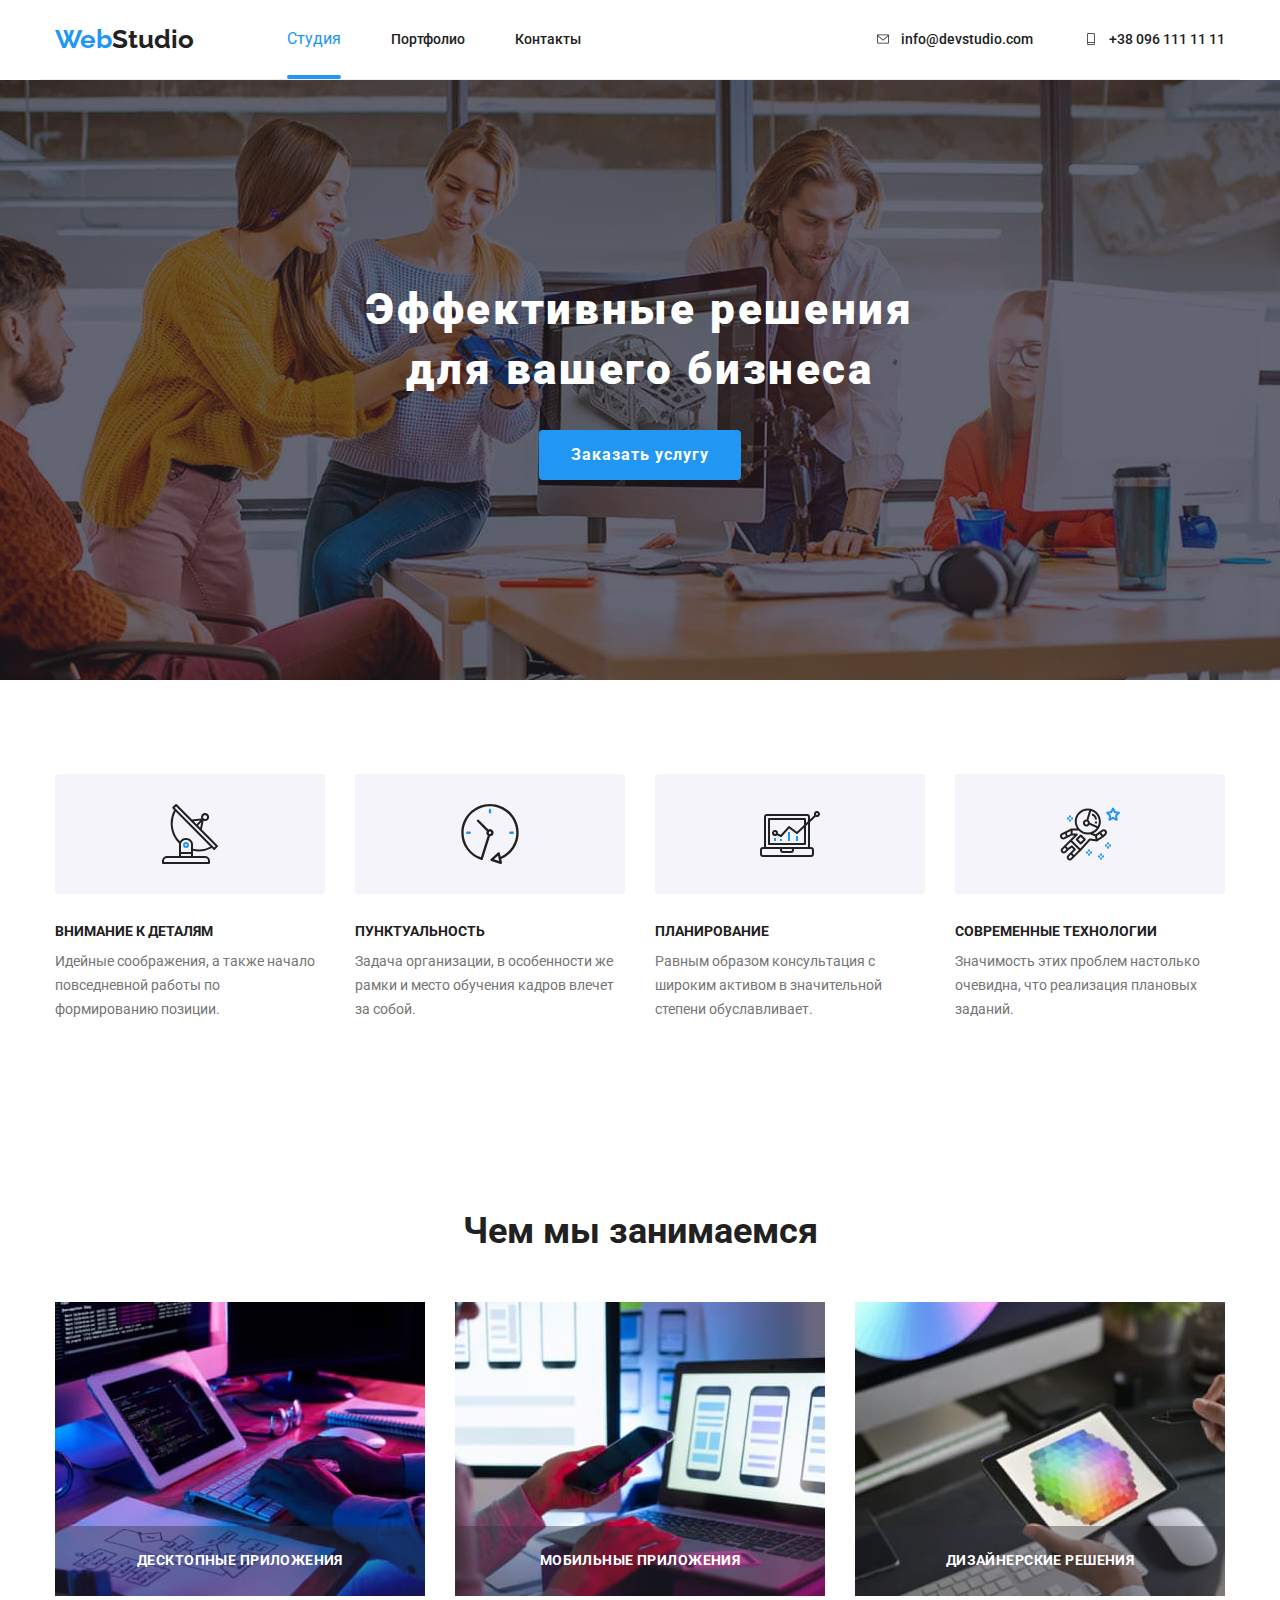
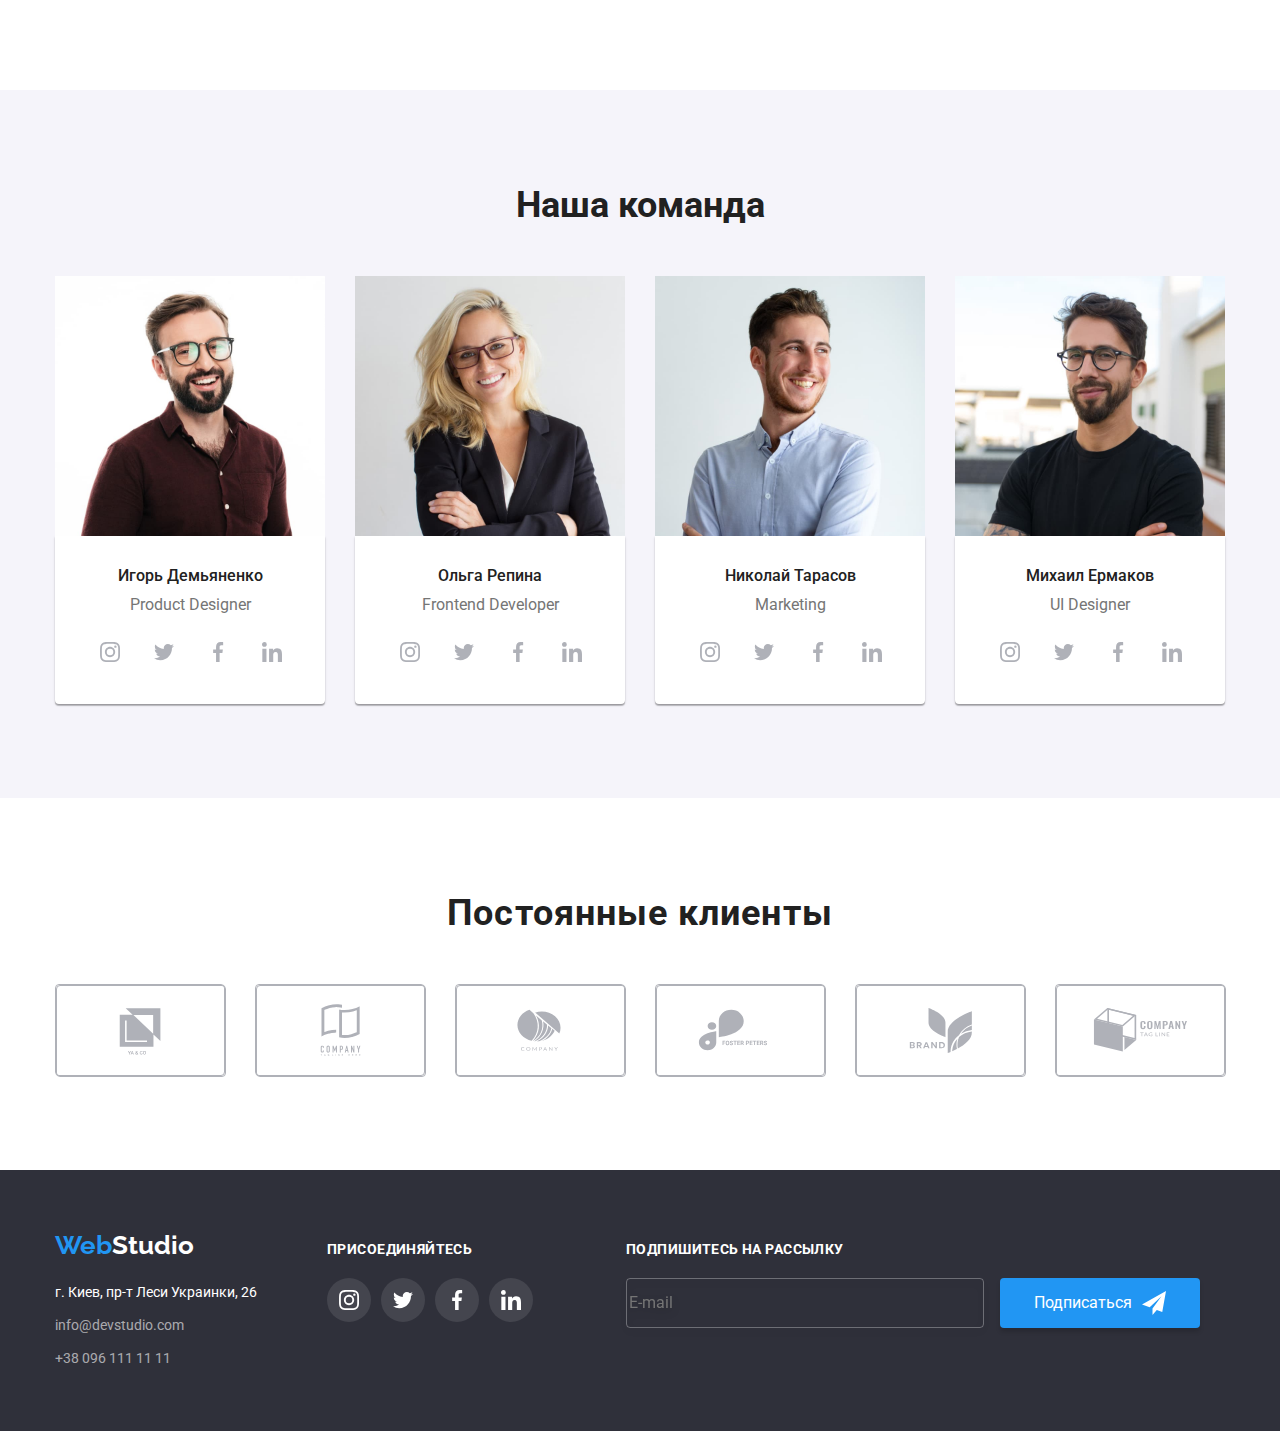
<file: index.html>
<!DOCTYPE html>
<html lang="ru">
  <head>
    <meta charset="UTF-8" />
    <meta http-equiv="X-UA-Compatible" content="IE=edge" />
    <meta name="viewport" content="width=device-width, initial-scale=1.0" />
    <link
      href="https://fonts.googleapis.com/css2?family=Montserrat:wght@400;700&family=Raleway:wght@700&family=Roboto:wght@400;500;700;900&display=swap"
      rel="stylesheet"
    />
    <title>Document</title>
    <link
      rel="stylesheet"
      href="https://cdnjs.cloudflare.com/ajax/libs/modern-normalize/1.1.0/modern-normalize.min.css
"
    />
    <link rel="stylesheet" href="./css/main.min.css" />
  </head>

  <body>
    <!--Хедер-->

    <header>
      <div class="container page-header box-header">
        <nav class="navigation">
          <a class="navigation__logo" href="./index.html"
            >Web<span class="navigation__logo--s">Studio</span>
          </a>
          <ul class="navigation__main">
            <li class="navigation__item">
              <a href="./index.html" class="navigation__link--current"
                >Студия</a
              >
            </li>
            <li class="navigation__item">
              <a href="./portfolio.html" class="navigation__link">Портфолио</a>
            </li>
            <li class="navigation__item">
              <a href="" class="navigation__link">Контакты</a>
            </li>
          </ul>
        </nav>
        <ul class="contact">
          <li class="contact__item">
            <a href="mailtoinfo@devstudio.com" class="contact__link">
              <svg class="contact__icon" width="16" height="12">
                <use href="./img/sprite.svg#icon-envelope"></use>
              </svg>
              info@devstudio.com
            </a>
          </li>
          <li class="contact__item">
            <a href="tel:+380961111111" class="contact__link">
              <svg class="contact__icon" width="16" height="12">
                <use href="./img/sprite.svg#icon-Vector"></use>
              </svg>
              +38 096 111 11 11
            </a>
          </li>
        </ul>
      </div>
    </header>
    <main>
      <!--Эффективные решения-->

      <section class="solutions">
        <div class="container">
          <h1 class="solutions__title">
            Эффективные решения <br />
            для вашего бизнеса
          </h1>
          <button
            data-modal-open
            class="solutions__button--primary"
            type="button"
          >
            Заказать услугу
          </button>
        </div>
      </section>

      <!--Наши преимущества-->

      <section class="benefit">
        <div class="container">
          <h2 class="visually-hidden">Наши преимущества</h2>
          <ul class="benefit__list">
            <li class="benefit__item">
              <svg class="benefit__icon">
                <use href="./img/sprite.svg#icon-antenna-1"></use>
              </svg>
            </li>
            <li class="benefit__item">
              <svg class="benefit__icon">
                <use href="./img/sprite.svg#icon-clock-1"></use>
              </svg>
            </li>
            <li class="benefit__item">
              <svg class="benefit__icon">
                <use href="./img/sprite.svg#icon-diagram-1"></use>
              </svg>
            </li>
            <li class="benefit__item">
              <svg class="benefit__icon">
                <use href="./img/sprite.svg#icon-astronaut-1"></use>
              </svg>
            </li>
          </ul>
          <ul class="details">
            <li class="details__item">
              <h3 class="details__header">ВНИМАНИЕ К ДЕТАЛЯМ</h3>
              <p class="details__paragraph">
                Идейные соображения, а также начало повседневной работы по
                формированию позиции.
              </p>
            </li>
            <li class="details__item">
              <h3 class="details__header">ПУНКТУАЛЬНОСТЬ</h3>
              <p class="details__paragraph">
                Задача организации, в особенности же рамки и место обучения
                кадров влечет за собой.
              </p>
            </li>
            <li class="details__item">
              <h3 class="details__header">ПЛАНИРОВАНИЕ</h3>
              <p class="details__paragraph">
                Равным образом консультация с широким активом в значительной
                степени обуславливает.
              </p>
            </li>
            <li class="details__item">
              <h3 class="details__header">СОВРЕМЕННЫЕ ТЕХНОЛОГИИ</h3>
              <p class="details__paragraph">
                Значимость этих проблем настолько очевидна, что реализация
                плановых заданий.
              </p>
            </li>
          </ul>
        </div>
      </section>

      <!--Чем мы занимаемся-->

      <section class="activity">
        <div class="container">
          <h2 class="activity__header">Чем мы занимаемся</h2>
          <ul class="activity__list">
            <li class="activity__item">
              <img src="./img/img.jpg" alt="Верстка" width="370" />
              <div class="activity__box">
                <p class="activity__paragraph">Десктопные приложения</p>
              </div>
            </li>
            <li class="activity__item">
              <img src="./img/img1.jpg" alt="Дизайн" width="370" />
              <div class="activity__box">
                <p class="activity__paragraph">Мобильные приложения</p>
              </div>
            </li>
            <li class="activity__item">
              <img src="./img/img2.jpg" alt="Оформление" width="370" />
              <div class="activity__box">
                <p class="activity__paragraph">Дизайнерские решения</p>
              </div>
            </li>
          </ul>
        </div>
      </section>

      <!--Наша команда-->

      <section class="team team__section">
        <div class="container">
          <h2 class="team__header">Наша команда</h2>
          <ul class="team__list">
            <li class="team__item">
              <img src="./img/imgi.jpg" alt="работник1" width="270" />
              <div class="work">
                <h3 class="work__name">Игорь Демьяненко</h3>
                <p class="work__position">Product Designer</p>

                <ul class="social__list">
                  <li class="social__item">
                    <a class="social__link" href=""
                      ><svg class="social__icon" width="20" height="20">
                        <use
                          href="./img/sprite.svg#icon-instagram-2"
                        ></use></svg
                    ></a>
                  </li>
                  <li class="social__item">
                    <a class="social__link" href=""
                      ><svg class="social__icon" width="20" height="20">
                        <use href="./img/sprite.svg#icon-twitter-1"></use></svg
                    ></a>
                  </li>
                  <li class="social__item">
                    <a class="social__link" href=""
                      ><svg class="social__icon" width="20" height="20">
                        <use href="./img/sprite.svg#icon-facebook-1"></use></svg
                    ></a>
                  </li>
                  <li class="social__item">
                    <a class="social__link" href=""
                      ><svg class="social__icon" width="20" height="20">
                        <use href="./img/sprite.svg#icon-linkedin-1"></use></svg
                    ></a>
                  </li>
                </ul>
              </div>
            </li>
            <li class="team__item">
              <img src="./img/imgo.jpg" alt="работник2" width="270" />
              <div class="work">
                <h3 class="work__name">Ольга Репина</h3>
                <p class="work__position">Frontend Developer</p>
                <ul class="social__list">
                  <li class="social__item">
                    <a class="social__link" href=""
                      ><svg class="social__icon" width="20" height="20">
                        <use
                          href="./img/sprite.svg#icon-instagram-2"
                        ></use></svg
                    ></a>
                  </li>
                  <li class="social__item">
                    <a class="social__link" href=""
                      ><svg class="social__icon" width="20" height="20">
                        <use href="./img/sprite.svg#icon-twitter-1"></use></svg
                    ></a>
                  </li>
                  <li class="social__item">
                    <a class="social__link" href=""
                      ><svg class="social__icon" width="20" height="20">
                        <use href="./img/sprite.svg#icon-facebook-1"></use></svg
                    ></a>
                  </li>
                  <li class="social__item">
                    <a class="social__link" href=""
                      ><svg class="social__icon" width="20" height="20">
                        <use href="./img/sprite.svg#icon-linkedin-1"></use></svg
                    ></a>
                  </li>
                </ul>
              </div>
            </li>
            <li class="team__item">
              <img src="./img/imgn.jpg" alt="работник3" width="270" />
              <div class="work">
                <h3 class="work__name">Николай Тарасов</h3>
                <p class="work__position">Marketing</p>
                <ul class="social__list">
                  <li class="social__item">
                    <a class="social__link" href=""
                      ><svg class="social__icon" width="20" height="20">
                        <use
                          href="./img/sprite.svg#icon-instagram-2"
                        ></use></svg
                    ></a>
                  </li>
                  <li class="social__item">
                    <a class="social__link" href=""
                      ><svg class="social__icon" width="20" height="20">
                        <use href="./img/sprite.svg#icon-twitter-1"></use></svg
                    ></a>
                  </li>
                  <li class="social__item">
                    <a class="social__link" href=""
                      ><svg class="social__icon" width="20" height="20">
                        <use href="./img/sprite.svg#icon-facebook-1"></use></svg
                    ></a>
                  </li>
                  <li class="social__item">
                    <a class="social__link" href=""
                      ><svg class="social__icon" width="20" height="20">
                        <use href="./img/sprite.svg#icon-linkedin-1"></use></svg
                    ></a>
                  </li>
                </ul>
              </div>
            </li>
            <li class="team__item">
              <img src="./img/imgm.jpg" alt="работник4" width="270" />
              <div class="work">
                <h3 class="work__name">Михаил Ермаков</h3>
                <p class="work__position">UI Designer</p>
                <ul class="social__list">
                  <li class="social__item">
                    <a class="social__link" href=""
                      ><svg class="social__icon" width="20" height="20">
                        <use
                          href="./img/sprite.svg#icon-instagram-2"
                        ></use></svg
                    ></a>
                  </li>
                  <li class="social__item">
                    <a class="social__link" href=""
                      ><svg class="social__icon" width="20" height="20">
                        <use href="./img/sprite.svg#icon-twitter-1"></use></svg
                    ></a>
                  </li>
                  <li class="social__item">
                    <a class="social__link" href=""
                      ><svg class="social__icon" width="20" height="20">
                        <use href="./img/sprite.svg#icon-facebook-1"></use></svg
                    ></a>
                  </li>
                  <li class="social__item">
                    <a class="social__link" href=""
                      ><svg class="social__icon" width="20" height="20">
                        <use href="./img/sprite.svg#icon-linkedin-1"></use></svg
                    ></a>
                  </li>
                </ul>
              </div>
            </li>
          </ul>
        </div>
      </section>

      <!-- Постоянные клиенты -->
      <section class="client">
        <div class="container">
          <h2 class="client__header">Постоянные клиенты</h2>
          <ul class="client__list">
            <li class="client__item">
              <a class="client__link" href="">
                <svg class="client__icon" width="106" height="60">
                  <use href="./img/sprite.svg#icon-Logo"></use>
                </svg>
              </a>
            </li>
            <li class="client__item">
              <a class="client__link" href="">
                <svg class="client__icon" width="106" height="60">
                  <use href="./img/sprite.svg#icon-Logo-1"></use>
                </svg>
              </a>
            </li>
            <li class="client__item">
              <a class="client__link" href="">
                <svg class="client__icon" width="106" height="60">
                  <use href="./img/sprite.svg#icon-Logo-2"></use>
                </svg>
              </a>
            </li>
            <li class="client__item">
              <a class="client__link" href="">
                <svg class="client__icon" width="106" height="60">
                  <use href="./img/sprite.svg#icon-Logo-3"></use>
                </svg>
              </a>
            </li>
            <li class="client__item">
              <a class="client__link" href="">
                <svg class="client__icon" width="106" height="60">
                  <use href="./img/sprite.svg#icon-Logo-4"></use>
                </svg>
              </a>
            </li>
            <li class="client__item">
              <a class="client__link" href="">
                <svg class="client__icon" width="106" height="60">
                  <use href="./img/sprite.svg#icon-Logo-5"></use>
                </svg>
              </a>
            </li>
          </ul>
        </div>
      </section>
    </main>

    <!--Футер-->

    <footer class="footer">
      <div class="container footer">
        <div>
        <a class="footer__logo" href="./index.html"
          >Web<span class="navigation__logo--s">Studio</span>
        </a>
        <address class="adress">
          <ul class="adress__list">
            <li class="adress__item">
              <a
                href="https://goo.gl/maps/sFrkbbnZgDk9SQtv6"
                class="adress__link"
                >г. Киев, пр-т Леси Украинки, 26</a
              >
            </li>
            <li class="adress__item">
              <a href="mailtoinfo@devstudio.com" class="adress__contact"
                >info@devstudio.com</a
              >
            </li>
            <li class="adress__item">
              <a href="tel:+380961111111" class="adress__contact"
                >+38 096 111 11 11</a
              >
            </li>
          </ul>
        </address>
      </div>
      <div class="join">
        <h3 class="join__paragraf">ПРИСОЕДИНЯЙТЕСЬ</h3>
        <ul class="join__list">
          <li class="join__item">
            <a class="join__link" href="">
              <svg class="join__icon" width="20" height="20">
                <use href="./img/sprite.svg#icon-instagram-2"></use>
              </svg>
            </a>
          </li>
          <li class="join__item">
            <a class="join__link" href="">
              <svg class="join__icon" width="20" height="20">
                <use href="./img/sprite.svg#icon-twitter-1"></use>
              </svg>
            </a>
          </li>
          <li class="join__item">
            <a class="join__link" href="">
              <svg class="join__icon" width="20" height="20">
                <use href="./img/sprite.svg#icon-facebook-1"></use>
              </svg>
            </a>
          </li>
          <li class="join__item">
            <a class="join__link" href="">
              <svg class="join__icon" width="20" height="20">
                <use href="./img/sprite.svg#icon-linkedin-1"></use>
              </svg>
            </a>
          </li>
        </ul>
      </div>

      <!------- Форма в футере ------->
      <div class="footer-form">
        <form action="">
          <h2 class="footer-form__header">Подпишитесь на рассылку</h2>
          <label class="footer-form__label"></label>
          <input
            class="footer-form__input"
            type="email"
            name="email"
            placeholder="E-mail"
          />
          <button class="footer-form__button">
            <span class="footer-form__subscribe"> Подписаться</span>
            <svg class="footer-form__icon" width="24" height="24">
              <use href="./img/sprite.svg#icon-icon-send"></use>
            </svg>
          </button>
        </form>
      </div>
    </footer>

    <!------- Модалка ------->
    <div class="backdrop is-hidden" data-modal>
      <div class="modal">
        <button class="modal__button" data-modal-close>
          <svg class="modal__icon" width="11px" height="11px">
            <use href="./img/sprite.svg#icon-close"></use>
          </svg>
        </button>

        <!-- Форма в модальном окне -->
        <form name="form" class="form">
          <h2 class="form__title">Оставьте свои данные, мы вам перезвоним</h2>
          <label class="form__label">
            <svg class="form__icon" width="18" height="18">
              <use href="./img/sprite.svg#icon-Vector-1"></use>
            </svg>
            Имя
            <input class="form__input" type="text" name="username" />
          </label>
          <label class="form__label">
            <svg class="form__icon" width="18" height="18">
              <use href="./img/sprite.svg#icon-Vector-2"></use>
            </svg>
            Телефон
            <input class="form__input" type="tel" name="phone" />
          </label>
          <label class="form__label">
            <svg class="form__icon" width="18" height="18">
              <use href="./img/sprite.svg#icon-Vector-3"></use>
            </svg>
            Почта
            <input class="form__input" type="email" name="mail" />
          </label>
          <label class="form__label">
            Комментарий
            <textarea
              class="form__input textarea"
              name="comment"
              cols="30"
              rows="10"
              placeholder="Введите текст"
            ></textarea>
          </label>

          <label class="term">
            <input type="checkbox" class="term__checkbox" />
            <svg class="term__frame" width="16" height="15">
              <use href="./img/sprite.svg#icon-frame"></use>
            </svg>
            <svg class="term__check" width="16" height="15">
              <use href="./img/sprite.svg#icon-check"></use>
            </svg>
            <span class="term__agree">Соглашаюсь с рассылкой и принимаю</span>
            <a class="term__link" href="">Условия договора</a>
          </label>
          <button type="submit" class="term__button">Отправить</button>
        </form>
      </div>
    </div>

    <script src="./js/modal.js"></script>
  </body>
</html>
</file>
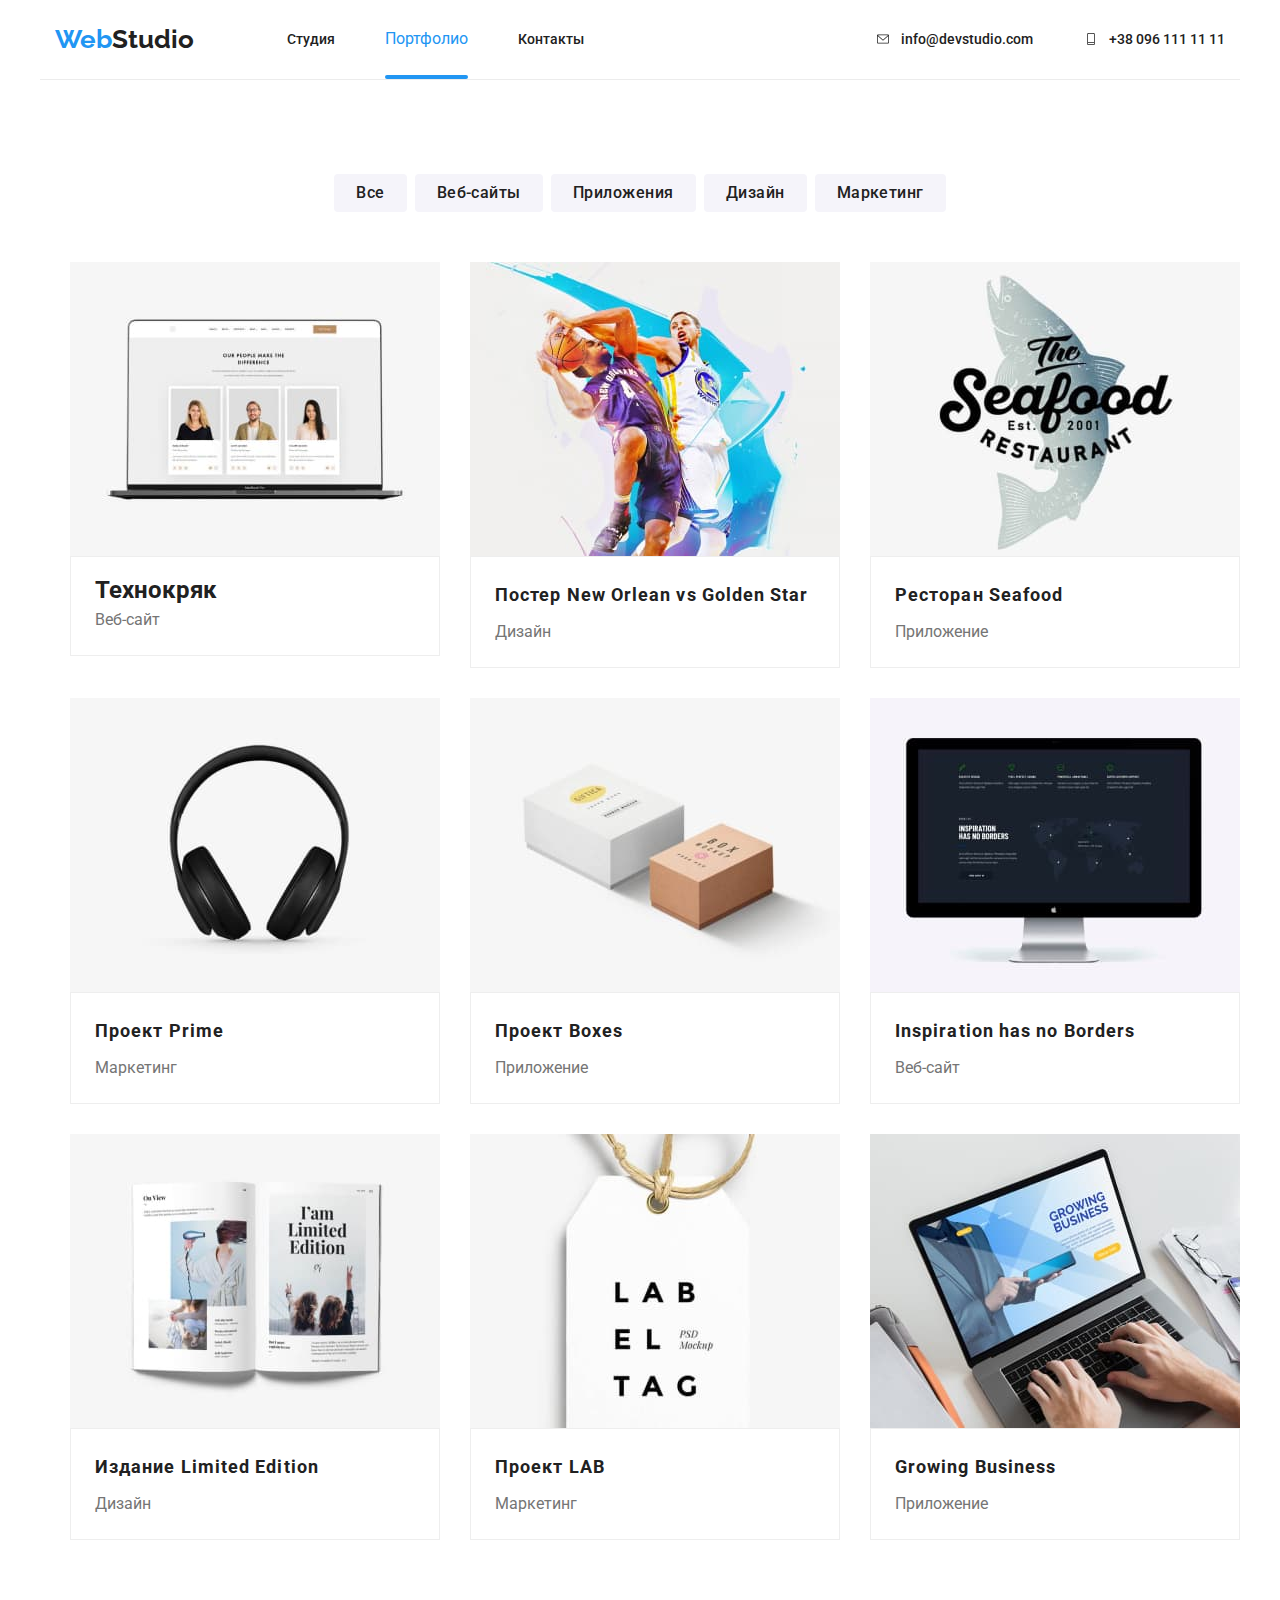
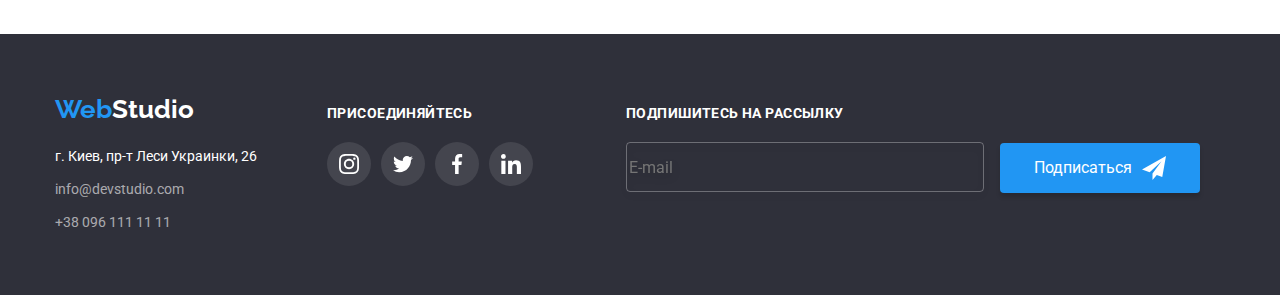
<file: portfolio.html>
<!DOCTYPE html>
<html lang="ru">
  <head>
    <meta charset="UTF-8" />
    <meta http-equiv="X-UA-Compatible" content="IE=edge" />
    <meta name="viewport" content="width=device-width, initial-scale=1.0" />
    <link
      href="https://fonts.googleapis.com/css2?family=Montserrat:wght@400;700&family=Raleway:wght@700&family=Roboto:wght@400;500;700;900&display=swap"
      rel="stylesheet"
    />
    <title>Document</title>
    <link
      rel="stylesheet"
      href="https://cdnjs.cloudflare.com/ajax/libs/modern-normalize/1.1.0/modern-normalize.min.css
"
    />
    <link rel="stylesheet" href="./css/main.min.css" />
  </head>
  <body>
      <header>
      <div class="container page-header box-header">
        <nav class="navigation">
          <a class="navigation__logo" href="./index.html"
            >Web<span class="navigation__logo--s">Studio</span>
          </a>
          <ul class="navigation__main">
            <li class="navigation__item">
              <a href="./index.html" class="navigation__link"
                >Студия</a
              >
            </li>
            <li class="navigation__item">
              <a href="./portfolio.html" class="navigation__link--current">Портфолио</a>
            </li>
            <li class="navigation__item">
              <a href="" class="navigation__link">Контакты</a>
            </li>
          </ul>
        </nav>
        <ul class="contact">
          <li class="contact__item">
            <a href="mailtoinfo@devstudio.com" class="contact__link">
              <svg class="contact__icon" width="16" height="12">
                <use href="./img/sprite.svg#icon-envelope"></use>
              </svg>
              info@devstudio.com
            </a>
          </li>
          <li class="contact__item">
            <a href="tel:+380961111111" class="contact__link">
              <svg class="contact__icon" width="16" height="12">
                <use href="./img/sprite.svg#icon-Vector"></use>
              </svg>
              +38 096 111 11 11
            </a>
          </li>
        </ul>
      </div>
    </header>
    <main>
      <section class="filtration">
        <div class="container">
          <h1 class="visually-hidden">Фильтрация</h1>
          <ul class="filtration__list">
            <li class="filtration__item">
              <button class="filtration__button" type="button">Все</button>
            </li>
            <li class="filtration__item">
              <button class="filtration__button" type="button">Веб-сайты</button>
            </li>
            <li class="filtration__item">
              <button class="filtration__button" type="button">Приложения</button>
            </li>
            <li class="filtration__item">
              <button class="filtration__button" type="button">Дизайн</button>
            </li>
            <li class="filtration__item">
              <button class="filtration__button" type="button">Маркетинг</button>
            </li>
          </ul>

          <ul class="card container">
            <li class="card__item">
              <a class="card__link" href="">
                <div class="card__thumb">
                  <img src="./img/img-tehno.jpg" alt="Технокряк" width="370" />
                  <p class="card__action">
                    Ресурс предлагает комплексные предложения с разным уровнем
                    функционала и сервисов. Все это позволит посетителю получить
                    исчерпывающие сведения о компании или частном лице.
                  </p>
                </div>
                <div class="card__box">
                  <h2 clacard__title">Технокряк</h2>
                  <p class="card__paragraph">Веб-сайт</p>
                </div>
              </a>
            </li>
            <li class="card__item">
              <a class="card__link" href="">
                <div class="card__thumb">
                  <img
                    src="./img/img-poster.jpg"
                    alt="Постер New Orlean vs Golden Star"
                    width="370"
                  />
                  <p class="card__action">
                    Ресурс предлагает комплексные предложения с разным уровнем
                    функционала и сервисов. Все это позволит посетителю получить
                    исчерпывающие сведения о компании или частном лице.
                  </p>
                </div>
                <div class="card__box">
                  <h2 class="card__title">Постер New Orlean vs Golden Star</h2>
                  <p class="card__paragraph">Дизайн</p>
                </div>
              </a>
            </li>
            <li class="card__item">
              <a class="card__link" href="">
                <div class="card__thumb">
                  <img
                    src="./img/img-rest.jpg"
                    alt="Ресторан Seafood"
                    width="370"
                  />
                  <p class="card__action">
                    Ресурс предлагает комплексные предложения с разным уровнем
                    функционала и сервисов. Все это позволит посетителю получить
                    исчерпывающие сведения о компании или частном лице.
                  </p>
                </div>
                <div class="card__box">
                  <h2 class="card__title">Ресторан Seafood</h2>
                  <p class="card__paragraph">Приложение</p>
                </div>
              </a>
            </li>
            <li class="card__item">
              <a class="card__link" href="">
                <div class="card__thumb">
                  <img
                    src="./img/img-proj.jpg"
                    alt="Проект Prime"
                    width="370"
                  />
                  <p class="card__action">
                    Ресурс предлагает комплексные предложения с разным уровнем
                    функционала и сервисов. Все это позволит посетителю получить
                    исчерпывающие сведения о компании или частном лице.
                  </p>
                </div>
                <div class="card__box">
                  <h2 class="card__title">Проект Prime</h2>
                  <p class="card__paragraph">Маркетинг</p>
                </div>
              </a>
            </li>
            <li class="card__item">
              <a class="card__link" href="">
                <div class="card__thumb">
                  <img src="./img/img-box.jpg" alt="Проект Boxes" width="370" />
                  <p class="card__action">
                    Ресурс предлагает комплексные предложения с разным уровнем
                    функционала и сервисов. Все это позволит посетителю получить
                    исчерпывающие сведения о компании или частном лице.
                  </p>
                </div>
                <div class="card__box">
                  <h2 class="card__title">Проект Boxes</h2>
                  <p class="card__paragraph">Приложение</p>
                </div>
              </a>
            </li>
            <li class="card__item">
              <a class="card__link" href="">
                <div class="card__thumb">
                  <img
                    src="./img/img-insp.jpg"
                    alt="Inspiration has no Borders"
                    width="370"
                  />
                  <p class="card__action">
                    Ресурс предлагает комплексные предложения с разным уровнем
                    функционала и сервисов. Все это позволит посетителю получить
                    исчерпывающие сведения о компании или частном лице.
                  </p>
                </div>
                <div class="card__box">
                  <h2 class="card__title">Inspiration has no Borders</h2>
                  <p class="card__paragraph">Веб-сайт</p>
                </div>
              </a>
            </li>
            <li class="card__item">
              <a class="card__link" href="">
                <div class="card__thumb">
                  <img
                    src="./img/img-limit.jpg"
                    alt="Издание Limited Edition"
                    width="370"
                  />
                  <p class="card__action">
                    Ресурс предлагает комплексные предложения с разным уровнем
                    функционала и сервисов. Все это позволит посетителю получить
                    исчерпывающие сведения о компании или частном лице.
                  </p>
                </div>
                <div class="card__box">
                  <h2 class="card__title">Издание Limited Edition</h2>
                  <p class="card__paragraph">Дизайн</p>
                </div>
              </a>
            </li>
            <li class="card__item">
              <a class="card__link" href="">
                <div class="card__thumb">
                  <img src="./img/img-lab.jpg" alt="Проект LAB" width="370" />
                  <p class="card__action">
                    Ресурс предлагает комплексные предложения с разным уровнем
                    функционала и сервисов. Все это позволит посетителю получить
                    исчерпывающие сведения о компании или частном лице.
                  </p>
                </div>
                <div class="card__box">
                  <h2 class="card__title">Проект LAB</h2>
                  <p class="card__paragraph">Маркетинг</p>
                </div>
              </a>
            </li>
            <li class="card__item">
              <a class="card__link" href="">
                <div class="card__thumb">
                  <img
                    src="./img/img-grow.jpg"
                    alt="Growing Business"
                    width="370"
                  />
                  <p class="card__action">
                    Ресурс предлагает комплексные предложения с разным уровнем
                    функционала и сервисов. Все это позволит посетителю получить
                    исчерпывающие сведения о компании или частном лице.
                  </p>
                </div>
                <div class="card__box">
                  <h2 class="card__title">Growing Business</h2>
                  <p class="card__paragraph">Приложение</p>
                </div>
              </a>
            </li>
          </ul>
        </div>
      </section>
    </main>

    <!-- Футер -->
   <footer class="footer">
      <div class="container footer">
        <div>
        <a class="footer__logo" href="./index.html"
          >Web<span class="navigation__logo--s">Studio</span>
        </a>
        <address class="adress">
          <ul class="adress__list">
            <li class="adress__item">
              <a
                href="https://goo.gl/maps/sFrkbbnZgDk9SQtv6"
                class="adress__link"
                >г. Киев, пр-т Леси Украинки, 26</a
              >
            </li>
            <li class="adress__item">
              <a href="mailtoinfo@devstudio.com" class="adress__contact"
                >info@devstudio.com</a
              >
            </li>
            <li class="adress__item">
              <a href="tel:+380961111111" class="adress__contact"
                >+38 096 111 11 11</a
              >
            </li>
          </ul>
        </address>
      </div>
      <div class="join">
        <h3 class="join__paragraf">ПРИСОЕДИНЯЙТЕСЬ</h3>
        <ul class="join__list">
          <li class="join__item">
            <a class="join__link" href="">
              <svg class="join__icon" width="20" height="20">
                <use href="./img/sprite.svg#icon-instagram-2"></use>
              </svg>
            </a>
          </li>
          <li class="join__item">
            <a class="join__link" href="">
              <svg class="join__icon" width="20" height="20">
                <use href="./img/sprite.svg#icon-twitter-1"></use>
              </svg>
            </a>
          </li>
          <li class="join__item">
            <a class="join__link" href="">
              <svg class="join__icon" width="20" height="20">
                <use href="./img/sprite.svg#icon-facebook-1"></use>
              </svg>
            </a>
          </li>
          <li class="join__item">
            <a class="join__link" href="">
              <svg class="join__icon" width="20" height="20">
                <use href="./img/sprite.svg#icon-linkedin-1"></use>
              </svg>
            </a>
          </li>
        </ul>
      </div>

     <!------- Форма в футере ------->
      <div class="footer-form">
        <form action="">
          <h2 class="footer-form__header">Подпишитесь на рассылку</h2>
          <label class="footer-form__label"></label>
          <input
            class="footer-form__input"
            type="email"
            name="email"
            placeholder="E-mail"
          />
          <button class="footer-form__button">
            <span class="footer-form__subscribe"> Подписаться</span>
            <svg class="footer-form__icon" width="24" height="24">
              <use href="./img/sprite.svg#icon-icon-send"></use>
            </svg>
          </button>
        </form>
      </div>
    </footer>
  </body>
</html>
</file>
<file: css/main.min.css>
:root{--primary-text-color: #212121;--title-text-color: #757575;--accent-color: #2196f3;--primery-bg-color: #f5f4fa;--white: #ffffff}body{color:var(--primary-text-color);font-family:"Roboto",sans-serif;letter-spacing:.03 em}.container{width:1200px;margin:0 auto;padding-left:15px;padding-right:15px}img{display:block}h1,h2,h3,ul,p{margin:0;padding:0;list-style-type:none}a,img{display:block;text-decoration:none}.visually-hidden{position:absolute;width:1px;height:1px;margin:-1px;border:0;padding:0;white-space:nowrap;-webkit-clip-path:inset(100%);clip-path:inset(100%);clip:rect(0 0 0 0);overflow:hidden}.navigation__logo,.footer__logo{color:var(--accent-color);font-family:Raleway,sans-serif;font-weight:700;font-size:26px;line-height:1.19;text-decoration:none}.navigation__logo--s{color:var(--primary-text-color)}.navigation,.page-header{display:-webkit-box;display:-ms-flexbox;display:flex;-webkit-box-align:center;-ms-flex-align:center;align-items:center}.page-header{-webkit-box-pack:justify;-ms-flex-pack:justify;justify-content:space-between}.navigation__main{display:-webkit-box;display:-ms-flexbox;display:flex;margin-left:93px;list-style:none}.navigation__item{display:-webkit-box;display:-ms-flexbox;display:flex;-webkit-box-align:center;-ms-flex-align:center;align-items:center;-webkit-box-pack:center;-ms-flex-pack:center;justify-content:center;position:relative}.navigation__main .navigation__item:not(:last-child){margin-right:50px}.navigation__main .navigation__link{display:block;padding-top:32px;padding-bottom:32px;color:var(--primary-text-color);font-weight:500;font-size:14px;line-height:1.14;text-decoration:none;-webkit-transition:color 250ms cubic-bezier(0.4, 0, 0.2, 1);transition:color 250ms cubic-bezier(0.4, 0, 0.2, 1)}.navigation__main .navigation__link--current{text-decoration:none}.navigation__main .navigation__link:hover,.navigation__main .navigation__link:focus,.navigation__main .navigation__link--current{color:var(--accent-color)}.navigation__link--current::after{content:"";position:absolute;left:0;bottom:0;display:block;width:100%;height:4px;background-color:var(--accent-color);border-radius:2px}.contact{display:-webkit-box;display:-ms-flexbox;display:flex;padding:0;list-style:none}.contact__link{display:-webkit-box;display:-ms-flexbox;display:flex;color:var(--primary-text-color);font-weight:500;font-size:14px;line-height:1.14;text-decoration:none;-webkit-transition:color 250ms cubic-bezier(0.4, 0, 0.2, 1);transition:color 250ms cubic-bezier(0.4, 0, 0.2, 1)}.contact__link:hover,.contact__link:focus{color:var(--accent-color);fill:var(--accent-color)}.contact__item{display:-webkit-box;display:-ms-flexbox;display:flex;-webkit-box-align:center;-ms-flex-align:center;align-items:center;-webkit-box-pack:center;-ms-flex-pack:center;justify-content:center;position:relative}.contact .contact__item:not(:last-child){margin-right:50px}.contact__icon{-ms-flex-item-align:center;align-self:center;margin-right:10px;fill:currentColor}.box-header{height:80px;border-bottom:1px solid #ececec}.solutions{background-image:-webkit-gradient(linear, left top, left bottom, from(rgba(47, 48, 58, 0.4)), to(rgba(47, 48, 58, 0.4))),url(../img/Imghero.jpg);background-image:linear-gradient(rgba(47, 48, 58, 0.4), rgba(47, 48, 58, 0.4)),url(../img/Imghero.jpg);max-width:1600рх;background-repeat:no-repeat;background-position:center;background-size:cover;text-align:center;padding-top:200px;padding-bottom:200px}.solutions__title{color:var(--white);font-weight:900;font-size:44px;line-height:1.36;letter-spacing:.06em;margin-bottom:30px}.solutions__button--primary{color:var(--white);background-color:var(--accent-color);border:none;cursor:pointer;font-weight:700;font-size:16px;line-height:1.88;letter-spacing:.06em;display:inline-block;border-radius:4px;padding:10px 32px}.backdrop{position:fixed;top:0;left:0;width:100%;height:100%;background-color:rgba(15,14,13,.5)}.backdrop.is-hidden{opacity:0;-webkit-transition:opacity 250ms cubic-bezier(0.4, 0, 0.2, 1);transition:opacity 250ms cubic-bezier(0.4, 0, 0.2, 1);pointer-events:none}.backdrop.is-hidden .modal{-webkit-transform:translate(-50%, -50%) scale(0.5);transform:translate(-50%, -50%) scale(0.5)}.modal{position:absolute;top:50%;left:50%;-webkit-transform:translate(-50%, -50%) scale(1);transform:translate(-50%, -50%) scale(1);-webkit-transition:-webkit-transform 250ms cubic-bezier(0.4, 0, 0.2, 1);transition:-webkit-transform 250ms cubic-bezier(0.4, 0, 0.2, 1);transition:transform 250ms cubic-bezier(0.4, 0, 0.2, 1);transition:transform 250ms cubic-bezier(0.4, 0, 0.2, 1), -webkit-transform 250ms cubic-bezier(0.4, 0, 0.2, 1);width:528px;height:581px;background-color:var(--white)}.modal__button{position:absolute;top:8px;right:8px;display:-webkit-box;display:-ms-flexbox;display:flex;-webkit-box-pack:center;-ms-flex-pack:center;justify-content:center;-webkit-box-align:center;-ms-flex-align:center;align-items:center;width:30px;height:30px;border-radius:50%;background:var(--white);border:1px solid rgba(0,0,0,.1);cursor:pointer;padding:6px}.modal__button:hover{color:var(--accent-color)}.modal__icon{display:-webkit-box;display:-ms-flexbox;display:flex;-webkit-box-pack:center;-ms-flex-pack:center;justify-content:center;-webkit-box-align:center;-ms-flex-align:center;align-items:center;width:11px;height:11px}.modal__icon:hover{fill:currentColor}.form{padding:0 40px}.form__title{margin:40px 0 12px;font-weight:700;font-size:20px;line-height:1.14;text-align:center;letter-spacing:.03em;color:var(--primary-text-color)}.form__label{position:relative;display:-webkit-box;display:-ms-flexbox;display:flex;-webkit-box-orient:vertical;-webkit-box-direction:normal;-ms-flex-direction:column;flex-direction:column;font-size:12px;line-height:1.17;letter-spacing:.01em;color:var(--title-text-color)}.form__label:hover{cursor:pointer}.form__label+.form__label{margin-top:10px}.form__label:focus>.form__input,.form__label:hover>.form__input{border:1px solid var(--accent-color);cursor:pointer}.form__label:focus>.form__icon,.form__label:hover>.form__icon{fill:var(--accent-color)}.form__input:focus{outline:1px solid var(--accent-color)}.form__label .form__input{padding-left:30px;height:40px;margin-top:4px;border:1px solid rgba(33,33,33,.2);border-radius:4px}.form__label>.textarea{padding:12px 16px;height:120px;resize:none}.form__label>.textarea::-webkit-input-placeholder{font-size:12px;line-height:1.17;letter-spacing:.01em;color:rgba(117,117,117,.5)}.form__label>.textarea::-moz-placeholder{font-size:12px;line-height:1.17;letter-spacing:.01em;color:rgba(117,117,117,.5)}.form__label>.textarea:-ms-input-placeholder{font-size:12px;line-height:1.17;letter-spacing:.01em;color:rgba(117,117,117,.5)}.form__label>.textarea::-ms-input-placeholder{font-size:12px;line-height:1.17;letter-spacing:.01em;color:rgba(117,117,117,.5)}.form__label>.textarea::placeholder{font-size:12px;line-height:1.17;letter-spacing:.01em;color:rgba(117,117,117,.5)}.form__icon{position:absolute;top:28px;left:12px}.term{position:relative;display:-webkit-box;display:-ms-flexbox;display:flex;margin-left:14px;-webkit-box-align:center;-ms-flex-align:center;align-items:center;margin-top:20px;font-size:14px;line-height:1.7;letter-spacing:.03em;color:var(--title-text-color)}.term__link{margin-left:4px;font-family:"Roboto";font-style:normal;font-weight:400;font-size:14px;line-height:24px;letter-spacing:.03em;-webkit-text-decoration-line:underline;text-decoration-line:underline;color:var(--accent-color)}.term__link:focus-visible{outline:1px solid var(--accent-color);border-radius:4px}.term__checkbox{-webkit-appearance:none;-moz-appearance:none;appearance:none}.term__checkbox:checked~.term__check{opacity:1}.term__checkbox:checked+.term__frame{opacity:0}.term__frame{margin-right:7px;opacity:1;-webkit-transition:opacity 250ms cubic-bezier(0.4, 0, 0.2, 1);transition:opacity 250ms cubic-bezier(0.4, 0, 0.2, 1)}.term__check{position:absolute;opacity:0;-webkit-transition:opacity 250ms cubic-bezier(0.4, 0, 0.2, 1);transition:opacity 250ms cubic-bezier(0.4, 0, 0.2, 1)}.term__button{padding:10px 55px;margin-left:auto;margin-right:auto;margin-top:30px;cursor:pointer;font-weight:700;font-size:16px;line-height:30px;display:-webkit-box;display:-ms-flexbox;display:flex;-webkit-box-align:center;-ms-flex-align:center;align-items:center;text-align:center;letter-spacing:.06em;color:var(--white);background:#2196f3;-webkit-box-shadow:0px 4px 4px rgba(0,0,0,.15);box-shadow:0px 4px 4px rgba(0,0,0,.15);border:none;border-radius:4px;-webkit-transition:background-color 250ms cubic-bezier(0.4, 0, 0.2, 1),-webkit-filter 250ms cubic-bezier(0.4, 0, 0.2, 1);transition:background-color 250ms cubic-bezier(0.4, 0, 0.2, 1),-webkit-filter 250ms cubic-bezier(0.4, 0, 0.2, 1);transition:background-color 250ms cubic-bezier(0.4, 0, 0.2, 1),filter 250ms cubic-bezier(0.4, 0, 0.2, 1);transition:background-color 250ms cubic-bezier(0.4, 0, 0.2, 1),filter 250ms cubic-bezier(0.4, 0, 0.2, 1),-webkit-filter 250ms cubic-bezier(0.4, 0, 0.2, 1)}.term__button:hover,.term__button:focus{background-color:#188ce8}.benefit{padding-top:94px;padding-bottom:94px}.benefit__list{display:-webkit-box;display:-ms-flexbox;display:flex;padding:0;list-style:none;-webkit-box-pack:justify;-ms-flex-pack:justify;justify-content:space-between;margin-bottom:30px}.benefit__item{display:-webkit-box;display:-ms-flexbox;display:flex;-webkit-box-align:center;-ms-flex-align:center;align-items:center;-webkit-box-pack:center;-ms-flex-pack:center;justify-content:center;width:270px;height:120px;background-color:#f5f4fa;border-radius:4px}.benefit__icon{fill:#212121;width:70px;height:60px}.benefit__icon:hover,.benefit__icon:focus{color:#2196f3}.details{display:-webkit-box;display:-ms-flexbox;display:flex;-webkit-box-pack:justify;-ms-flex-pack:justify;justify-content:space-between;list-style:none}.details__item{width:270px}.details__header{color:var(--primary-text-color);font-weight:700;font-size:14px;line-height:1.14;margin-bottom:10px}.details__paragraph{color:var(--title-text-color);font-weight:400;font-size:14px;line-height:1.71}.activity{padding-top:94px;padding-bottom:94px}.activity__header{font-weight:700;font-size:36px;line-height:1.17;text-align:center;margin-bottom:50px}.activity__list{display:-webkit-box;display:-ms-flexbox;display:flex;-webkit-box-pack:justify;-ms-flex-pack:justify;justify-content:space-between;list-style:none}.activity__list .activity__item{position:relative;margin-right:30px}.activity__list .activity__item:nth-child(3){margin-right:0}.activity__box{position:absolute;bottom:0;display:-webkit-box;display:-ms-flexbox;display:flex;width:100%;height:70px;background-color:rgba(47,48,58,.4);color:var(--white);font-weight:700;font-size:14px;line-height:1.4;-webkit-box-pack:center;-ms-flex-pack:center;justify-content:center;-webkit-box-align:center;-ms-flex-align:center;align-items:center;letter-spacing:.03em;text-transform:uppercase}.team{padding-top:94px;padding-bottom:94px}.team__section{background:#f5f4fa}.team__list{display:-webkit-box;display:-ms-flexbox;display:flex;-webkit-box-pack:justify;-ms-flex-pack:justify;justify-content:space-between;list-style:none}.team__header{font-weight:700;font-size:36px;line-height:1.17;text-align:center;margin-bottom:50px}.work{background:var(--white);border-radius:0px 0px 4px 4px;text-align:center;-webkit-box-shadow:0px 1px 3px rgba(0,0,0,.12),0px 1px 1px rgba(0,0,0,.14),0px 2px 1px rgba(0,0,0,.2);box-shadow:0px 1px 3px rgba(0,0,0,.12),0px 1px 1px rgba(0,0,0,.14),0px 2px 1px rgba(0,0,0,.2);padding-top:30px;padding-bottom:30px}.work__name{color:var(--primary-text-color);font-weight:500;font-size:16px;line-height:1.19;margin-bottom:10px}.work__position{color:var(--title-text-color);font-weight:400;font-size:16px;line-height:19px}.social__list{display:-webkit-box;display:-ms-flexbox;display:flex;list-style:none;-webkit-box-pack:center;-ms-flex-pack:center;justify-content:center;margin-top:16px}.social__item:not(:last-child){margin-right:10px}.social__item:last-child{margin-right:30px}.social__item:first-child{margin-left:32px}.social__link{display:-webkit-box;display:-ms-flexbox;display:flex;-webkit-box-pack:center;-ms-flex-pack:center;justify-content:center;-webkit-box-align:center;-ms-flex-align:center;align-items:center;width:44px;height:44px;color:#afb1b8;border-radius:50%;-webkit-transition:color 250ms cubic-bezier(0.4, 0, 0.2, 1);transition:color 250ms cubic-bezier(0.4, 0, 0.2, 1)}.social__link:hover,.social__link:focus{background-color:var(--accent-color);color:var(--white)}.social__icon{fill:currentColor}.client{padding-top:94px;padding-bottom:94px}.client__header{margin-bottom:50px;font-style:normal;font-weight:700;font-size:36px;line-height:42px;text-align:center;letter-spacing:.03em;color:#212121}.client__list{display:-webkit-box;display:-ms-flexbox;display:flex;padding:0;list-style:none;-webkit-box-pack:justify;-ms-flex-pack:justify;justify-content:space-between}.client__icon{fill:currentColor}.client__link{display:-webkit-box;display:-ms-flexbox;display:flex;-webkit-box-align:center;-ms-flex-align:center;align-items:center;-webkit-box-pack:center;-ms-flex-pack:center;justify-content:center;margin:0;padding:0;width:170px;height:92px;border:1px solid #afb1b8;border-radius:4px;color:#afb1b8;-webkit-transition:color 250ms cubic-bezier(0.4, 0, 0.2, 1),border 250ms cubic-bezier(0.4, 0, 0.2, 1);transition:color 250ms cubic-bezier(0.4, 0, 0.2, 1),border 250ms cubic-bezier(0.4, 0, 0.2, 1)}.client__link:hover,.client__link:focus{border:1px solid var(--accent-color);color:var(--accent-color);fill:var(--accent-color)}.client__item{width:170px;height:92px;border:1px solid #afb1b8;border-radius:4px}.footer .footer{padding-top:60px;padding-bottom:60px}.footer{background-color:#2f303a;display:-webkit-box;display:-ms-flexbox;display:flex;-webkit-box-align:baseline;-ms-flex-align:baseline;align-items:baseline}.footer__logo{color:var(--accent-color);font-family:Raleway,sans-serif;font-weight:700;font-size:26px;line-height:1.19;text-decoration:none}.footer .navigation__logo--s{color:var(--white)}.footer__logo{display:block;margin-bottom:20px}.adress{font-style:normal}.adress__list{list-style:none}.adress__link{color:var(--white);font-weight:400;font-size:14px;line-height:1.71;text-decoration:none;-webkit-transition:color 250ms cubic-bezier(0.4, 0, 0.2, 1);transition:color 250ms cubic-bezier(0.4, 0, 0.2, 1)}.adress__link:hover,.adress__link:focus{color:var(--accent-color)}.adress__contact{color:rgba(255,255,255,.6);font-weight:400;font-size:14px;line-height:1.71;text-decoration:none}.adress__contact:hover,.adress__contact:focus{color:var(--accent-color)}.join{margin-right:93px;margin-left:70px}.join__paragraf{color:var(--white);font-weight:700;font-size:14px;line-height:1.14;letter-spacing:.03em}.join__list{display:-webkit-box;display:-ms-flexbox;display:flex;list-style:none;margin-top:20px}.join__item+.join__item{margin-left:10px}.join__icon{fill:var(--white)}.join__link{display:-webkit-box;display:-ms-flexbox;display:flex;-webkit-box-pack:center;-ms-flex-pack:center;justify-content:center;-webkit-box-align:center;-ms-flex-align:center;align-items:center;-webkit-transition:color 250ms cubic-bezier(0.4, 0, 0.2, 1);transition:color 250ms cubic-bezier(0.4, 0, 0.2, 1);width:44px;height:44px;border-radius:50%;background:rgba(255,255,255,.1)}.join__link:hover,.join__link:focus{background-color:var(--accent-color)}.footer-form{display:-webkit-box;display:-ms-flexbox;display:flex}.footer-form__button{display:-webkit-inline-box;display:-ms-inline-flexbox;display:inline-flex;-webkit-box-pack:center;-ms-flex-pack:center;justify-content:center;-webkit-box-align:center;-ms-flex-align:center;align-items:center;width:200px;height:50px;color:var(--white);background-color:var(--accent-color);cursor:pointer;border:none;-webkit-box-shadow:0px 4px 4px rgba(0,0,0,.15);box-shadow:0px 4px 4px rgba(0,0,0,.15);border-radius:4px;margin-left:12px}.footer-form__subscribe{margin-right:10px}.footer-form__header{font-weight:700;font-size:14px;line-height:1.14;letter-spacing:.03em;text-transform:uppercase;color:var(--white);margin-bottom:20px}.footer-form__input{position:relative;width:358px;height:50px;background:rgba(0,0,0,0);border:1px solid rgba(255,255,255,.3);-webkit-filter:drop-shadow(0px 4px 4px rgba(0, 0, 0, 0.15));filter:drop-shadow(0px 4px 4px rgba(0, 0, 0, 0.15));border-radius:4px;outline:none;color:rgba(255,255,255,.6)}.footer-form__label{position:absolute;font-weight:400;font-size:16px;line-height:1.25;padding:15px;letter-spacing:.03em;color:rgba(255,255,255,.6)}.footer-form__icon::after{width:24px;height:24px}.filtration{padding-top:94px;padding-bottom:94px}.filtration__list{display:-webkit-box;display:-ms-flexbox;display:flex;-webkit-box-pack:center;-ms-flex-pack:center;justify-content:center;list-style:none;margin-bottom:50px}.filtration__list .filtration__item:not(:last-child){margin-right:8px}.filtration__button{color:var(--primary-text-color);background-color:var(--primery-bg-color);cursor:pointer;border-radius:4px;font-family:"Roboto";font-style:normal;font-weight:500;font-size:16px;line-height:1.62;letter-spacing:.03em;padding:6px 22px;border:none;-webkit-transition:color 250ms cubic-bezier(0.4, 0, 0.2, 1),background-color 250ms cubic-bezier(0.4, 0, 0.2, 1),-webkit-box-shadow 250ms cubic-bezier(0.4, 0, 0.2, 1);transition:color 250ms cubic-bezier(0.4, 0, 0.2, 1),background-color 250ms cubic-bezier(0.4, 0, 0.2, 1),-webkit-box-shadow 250ms cubic-bezier(0.4, 0, 0.2, 1);transition:color 250ms cubic-bezier(0.4, 0, 0.2, 1),background-color 250ms cubic-bezier(0.4, 0, 0.2, 1),box-shadow 250ms cubic-bezier(0.4, 0, 0.2, 1);transition:color 250ms cubic-bezier(0.4, 0, 0.2, 1),background-color 250ms cubic-bezier(0.4, 0, 0.2, 1),box-shadow 250ms cubic-bezier(0.4, 0, 0.2, 1),-webkit-box-shadow 250ms cubic-bezier(0.4, 0, 0.2, 1)}.filtration__button:hover,.filtration__button:focus{background-color:var(--accent-color);color:var(--white);-webkit-box-shadow:0px 3px 1px rgba(0,0,0,.1),0px 1px 2px rgba(0,0,0,.08),0px 2px 2px rgba(0,0,0,.12);box-shadow:0px 3px 1px rgba(0,0,0,.1),0px 1px 2px rgba(0,0,0,.08),0px 2px 2px rgba(0,0,0,.12)}.card{display:-webkit-box;display:-ms-flexbox;display:flex;-ms-flex-wrap:wrap;flex-wrap:wrap}.card__link{color:var(--primary-text-color);text-decoration:none}.card__item{width:370px;margin-right:30px;margin-bottom:30px;list-style:none}.card__item:hover{-webkit-box-shadow:0px 1px 1px rgba(0,0,0,.12),0px 4px 4px rgba(0,0,0,.06),1px 4px 6px rgba(0,0,0,.16);box-shadow:0px 1px 1px rgba(0,0,0,.12),0px 4px 4px rgba(0,0,0,.06),1px 4px 6px rgba(0,0,0,.16)}.card__item:nth-child(3n){margin-right:0}.card__item:nth-last-child(-n+3){margin-bottom:0}.card__title{font-style:normal;font-weight:700;font-size:18px;line-height:2;letter-spacing:.06em;color:var(--primary-text-color);margin-bottom:4px}.card__paragraph{font-style:normal;font-weight:400;font-size:16px;line-height:1.88;color:var(--title-text-color)}.card__box{background:var(--white);border:1px solid #eee;padding-top:20px;padding-bottom:20px;padding-left:24px}.adress__item:not(:last-child){margin-bottom:9px}.card__thumb{position:relative;overflow:hidden}.card__action{position:absolute;left:0;top:0;overflow:auto;width:100%;padding:63px 24px;font-size:18px;line-height:1.56;letter-spacing:.03em;color:var(--white);background-color:rgba(33,150,243,.9);-webkit-transform:translateY(100%);transform:translateY(100%);-webkit-transition:-webkit-transform 250ms cubic-bezier(0.4, 0, 0.2, 1);transition:-webkit-transform 250ms cubic-bezier(0.4, 0, 0.2, 1);transition:transform 250ms cubic-bezier(0.4, 0, 0.2, 1);transition:transform 250ms cubic-bezier(0.4, 0, 0.2, 1), -webkit-transform 250ms cubic-bezier(0.4, 0, 0.2, 1)}.card__link:hover .card__action,.card__link:focus .card__action{-webkit-transform:translateY(0%);transform:translateY(0%);background-color:rgba(33,150,243,.9)}/*# sourceMappingURL=main.min.css.map */
</file>
